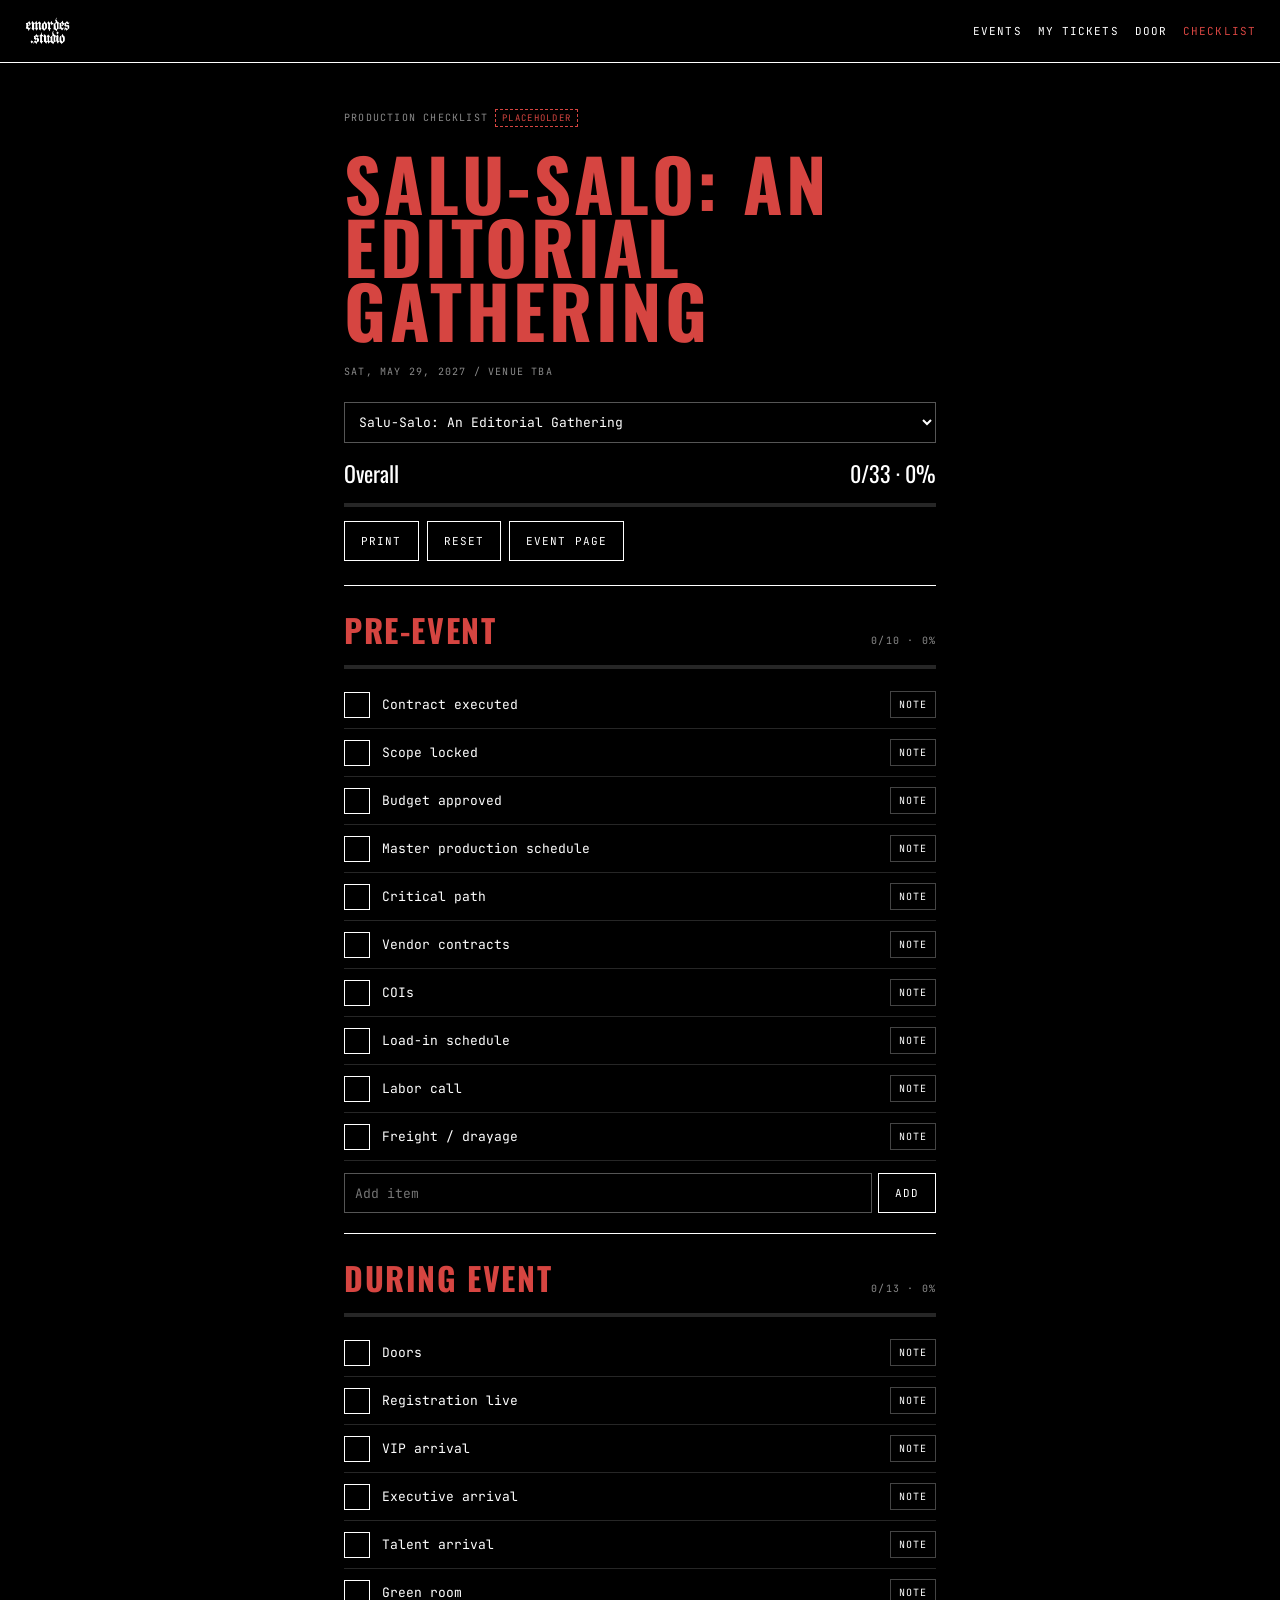
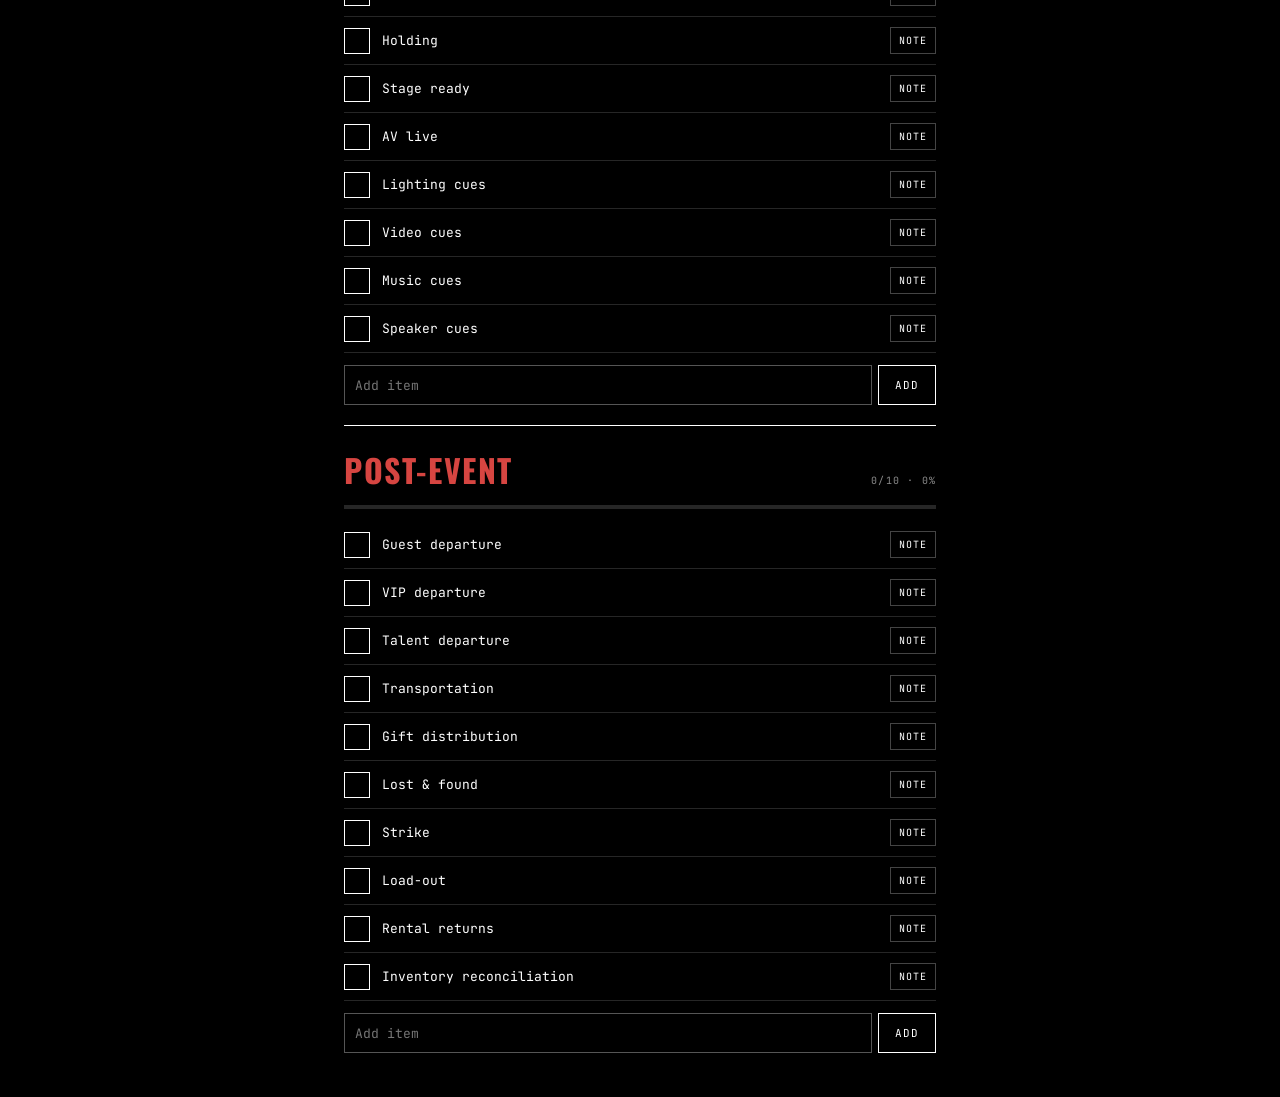
<file: checklist.html>
<!doctype html><html lang="en"><head><meta charset="utf-8"><meta name="viewport" content="width=device-width,initial-scale=1"><link rel="preconnect" href="https://fonts.googleapis.com"><link href="https://fonts.googleapis.com/css2?family=Oswald:wght@500;700&family=JetBrains+Mono:wght@400;500&display=swap" rel="stylesheet"><link rel="stylesheet" href="styles.css"><link rel="icon" href="wordmark.png"><title>Checklist / Emordes</title></head><body>
<main class="wrap narrow ck-page" id="m"></main>
<script src="events.js"></script><script src="common.js"></script><script>
header("checklist.html");
const PH=[["pre","Pre-Event",["Contract executed","Scope locked","Budget approved","Master production schedule","Critical path","Vendor contracts","COIs","Load-in schedule","Labor call","Freight / drayage"]],
["during","During Event",["Doors","Registration live","VIP arrival","Executive arrival","Talent arrival","Green room","Holding","Stage ready","AV live","Lighting cues","Video cues","Music cues","Speaker cues"]],
["post","Post-Event",["Guest departure","VIP departure","Talent departure","Transportation","Gift distribution","Lost & found","Strike","Load-out","Rental returns","Inventory reconciliation"]]];
const e=getEvent(qp("id"))||EVENTS[0];document.title="Checklist / "+e.title+" / Emordes";
const KEY="emordes_checklist_"+e.id;
const fresh=()=>{const o={};PH.forEach(([k,,its])=>o[k]=its.map((n,i)=>({id:k+i,name:n,done:false,note:"",owner:""})));return o};
let st;try{st=JSON.parse(localStorage.getItem(KEY))}catch{}if(!st||!st.pre)st=fresh();
const save=()=>localStorage.setItem(KEY,JSON.stringify(st));const open=new Set();
const pct=a=>a.length?Math.round(a.filter(x=>x.done).length/a.length*100):0;
function render(){const all=PH.flatMap(([k])=>st[k]);
$("#m").innerHTML=`<div style="display:grid;gap:14px;padding:12px 0 24px">
<p class="meta">Production checklist ${e.placeholder?'<span class="ph">Placeholder</span>':''}</p>
<h1 style="font-size:clamp(36px,7vw,72px)">${esc(e.title)}</h1><p class="meta">${fmtDate(e.date)} / ${esc(e.venue)}</p>
<select class="ck-sel noprint" id="ev" aria-label="Event">${EVENTS.map(x=>`<option value="${esc(x.id)}"${x.id===e.id?" selected":""}>${esc(x.title)}</option>`).join("")}</select>
<div class="total"><span>Overall</span><span>${all.filter(x=>x.done).length}/${all.length} · ${pct(all)}%</span></div><div class="bar"><i style="width:${pct(all)}%"></i></div>
<div class="actions noprint" style="justify-content:flex-start"><button id="pr">Print</button><button id="rs">Reset</button><a class="btn" href="event.html?id=${esc(e.id)}">Event page</a></div></div>
${PH.map(([k,t])=>{const a=st[k];return `<section class="ck-phase"><div class="ck-ph-h"><h2>${t}</h2><span class="meta">${a.filter(x=>x.done).length}/${a.length} · ${pct(a)}%</span></div><div class="bar"><i style="width:${pct(a)}%"></i></div>
<div>${a.map(it=>`<div class="ck-item${it.done?" done":""}${open.has(it.id)?" open":""}" data-p="${k}" data-id="${it.id}">
<button class="ck-box" data-a="t" aria-pressed="${it.done}" aria-label="Toggle ${esc(it.name)}">${it.done?"✓":""}</button>
<span class="ck-name" data-a="t">${esc(it.name)}</span>
<span class="ck-tools"><button data-a="o" aria-label="Note and owner">${it.note||it.owner?"Edit":"Note"}</button>${it.custom?`<button data-a="d" aria-label="Delete">✕</button>`:""}</span>
${it.note||it.owner?`<span class="ck-sum">${it.owner?"@"+esc(it.owner)+" ":""}${esc(it.note)}</span>`:""}
<div class="ck-extra"><input data-f="owner" placeholder="Owner" maxlength="40" value="${esc(it.owner)}"><input data-f="note" placeholder="Note" maxlength="200" value="${esc(it.note)}"></div></div>`).join("")}</div>
<form class="ck-add" data-p="${k}"><input placeholder="Add item" maxlength="80" aria-label="Add item to ${t}"><button type="submit">Add</button></form></section>`}).join("")}`;}
render();
const find=el=>{const r=el.closest(".ck-item");return r&&st[r.dataset.p].find(x=>x.id===r.dataset.id)};
$("#m").addEventListener("click",ev=>{const t=ev.target;
 if(t.id==="pr")return print();
 if(t.id==="rs"){if(confirm("Reset this checklist? Checks, notes and custom items will be cleared.")){st=fresh();save();render()}return}
 const a=t.dataset.a;if(!a)return;const it=find(t);if(!it)return;const r=t.closest(".ck-item");
 if(a==="t"){it.done=!it.done;save();render()}
 if(a==="o"){open.has(it.id)?open.delete(it.id):open.add(it.id);render();if(open.has(it.id))$(`.ck-item[data-id="${it.id}"] input`).focus()}
 if(a==="d"){st[r.dataset.p]=st[r.dataset.p].filter(x=>x!==it);save();render()}});
$("#m").addEventListener("change",ev=>{const t=ev.target;
 if(t.id==="ev")return location.href="checklist.html?id="+encodeURIComponent(t.value);
 if(t.dataset.f){const it=find(t);it[t.dataset.f]=t.value.trim();save();render()}});
$("#m").addEventListener("submit",ev=>{ev.preventDefault();const f=ev.target,v=f.querySelector("input").value.trim();if(!v)return;
 st[f.dataset.p].push({id:"c"+Date.now(),name:v,done:false,note:"",owner:"",custom:true});save();render();$(`form[data-p="${f.dataset.p}"] input`).focus()});
</script></body></html>
</file>
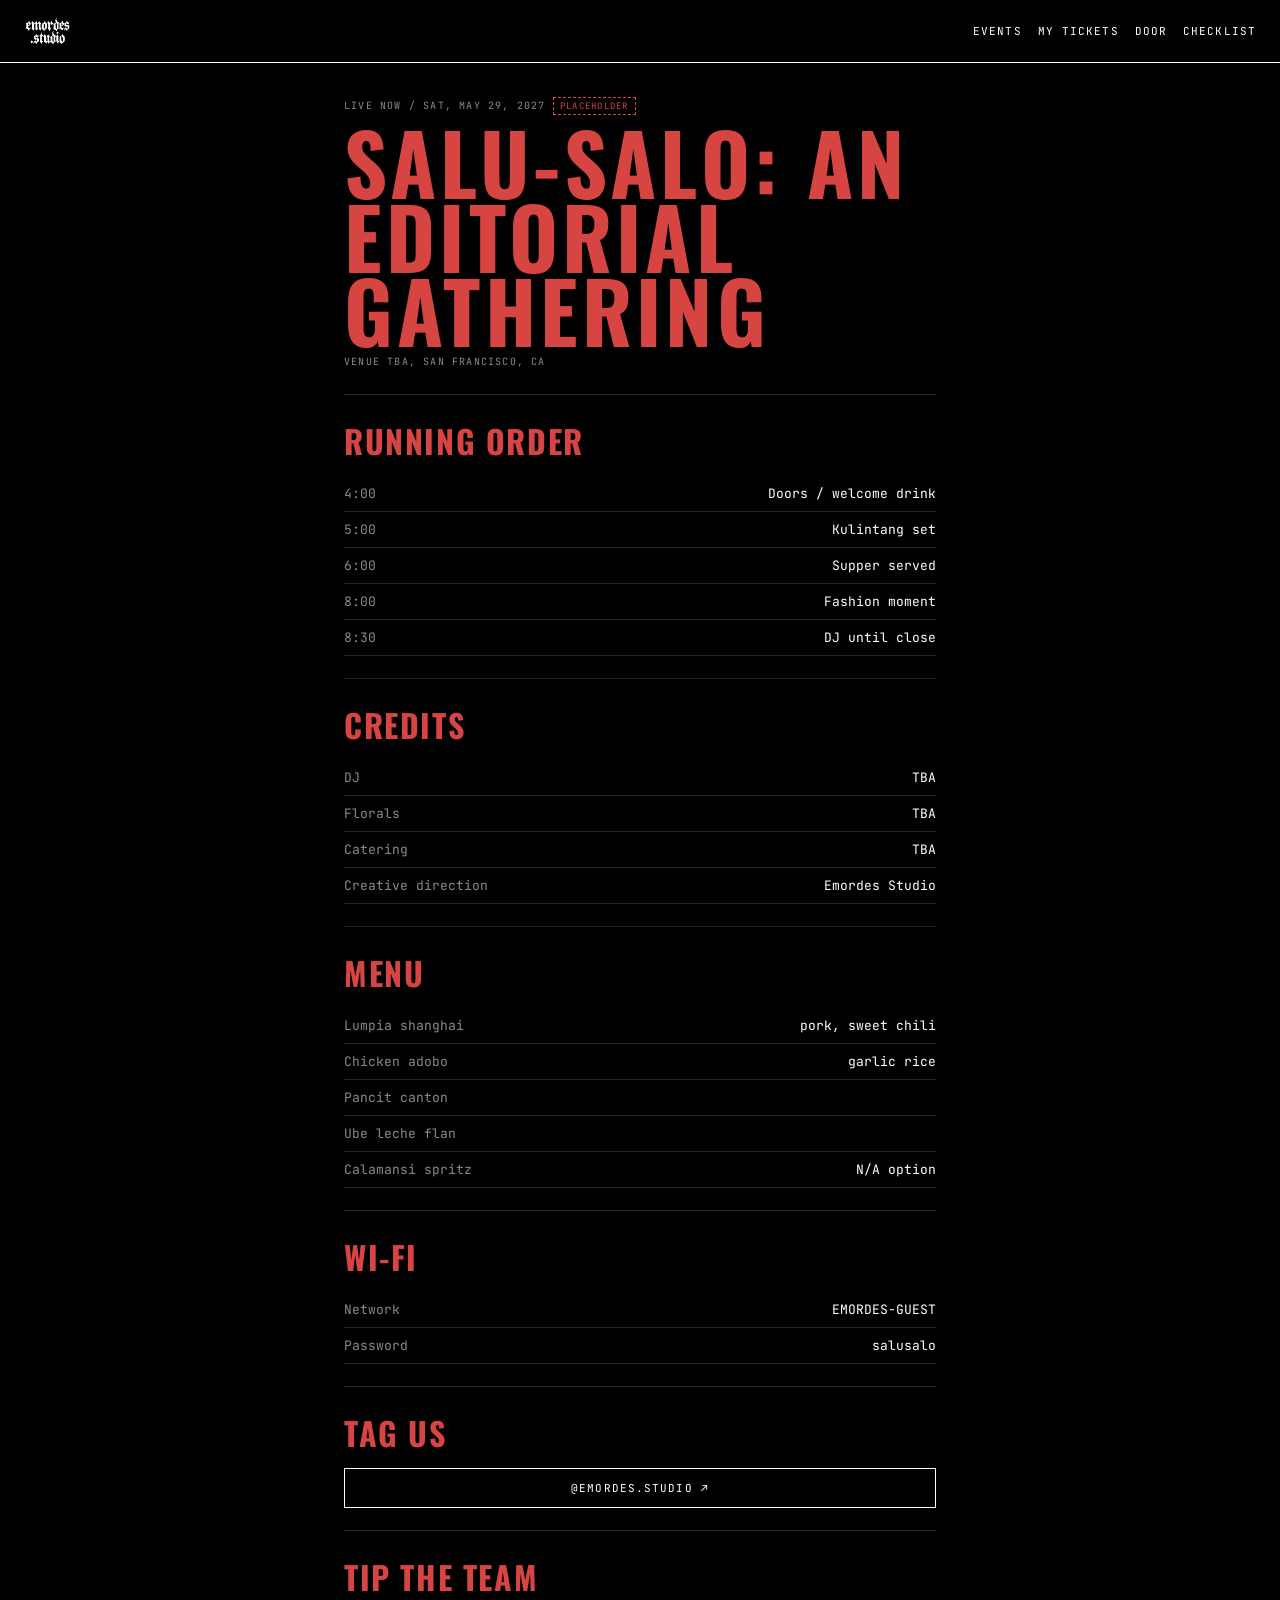
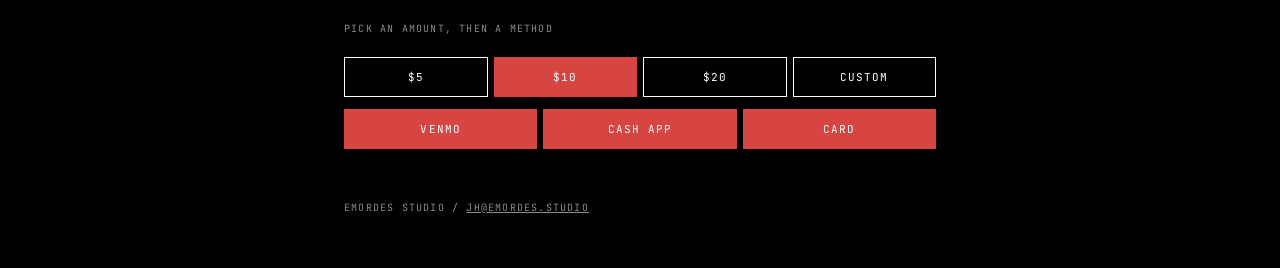
<file: live.html>
<!doctype html><html lang="en"><head><meta charset="utf-8"><meta name="viewport" content="width=device-width,initial-scale=1"><link rel="preconnect" href="https://fonts.googleapis.com"><link href="https://fonts.googleapis.com/css2?family=Oswald:wght@500;700&family=JetBrains+Mono:wght@400;500&display=swap" rel="stylesheet"><link rel="stylesheet" href="styles.css"><link rel="icon" href="wordmark.png"><title>Live / Emordes</title></head><body>
<main class="wrap narrow" id="m"></main>
<script src="events.js"></script><script src="common.js"></script><script>header("");
const e=getEvent(qp("id"))||EVENTS[0],L=e.live||{},T=SITE.tips;document.title=e.title+" / Live";
const rows=a=>`<div class="rows">${(a||[]).map(([k,v])=>`<div><span>${esc(k)}</span><span style="text-align:right">${esc(v)}</span></div>`).join("")}</div>`;
$("#m").innerHTML=`<p class="meta">Live now / ${fmtDate(e.date)} ${e.placeholder?'<span class="ph">Placeholder</span>':''}</p><h1 style="font-size:clamp(40px,12vw,84px)">${esc(e.title)}</h1><p class="meta" style="margin-top:8px">${esc(e.venue)}, ${esc(e.address)}</p>
<div style="height:16px"></div>
<section class="live-sec"><h2>Running order</h2>${rows(L.schedule)}</section>
<section class="live-sec"><h2>Credits</h2>${rows(L.credits)}</section>
<section class="live-sec"><h2>Menu</h2>${rows(L.menu)}</section>
<section class="live-sec"><h2>Wi-Fi</h2>${rows([["Network",L.wifi?.network],["Password",L.wifi?.password]])}</section>
<section class="live-sec"><h2>Tag us</h2><a class="btn" href="https://instagram.com/${esc(SITE.instagram)}" target="_blank" rel="noopener">@${esc(SITE.instagram)} ↗</a></section>
<section class="live-sec" id="tip"><h2>Tip the team</h2><p class="meta">Pick an amount, then a method</p>
<div class="amts">${[5,10,20].map(a=>`<button data-a="${a}">$${a}</button>`).join("")}<button data-a="c">Custom</button></div>
<input id="cust" type="number" min="1" inputmode="decimal" placeholder="Custom amount ($)" style="display:none" aria-label="Custom tip amount">
<div class="pay"><button class="red" data-p="venmo">Venmo</button><button class="red" data-p="cashapp">Cash App</button><button class="red" data-p="stripe">Card</button></div></section>
<p class="meta" style="padding:20px 0">Emordes Studio / <a href="mailto:jh@emordes.studio">jh@emordes.studio</a></p>`;
let amt=10;document.querySelector('[data-a="10"]').classList.add("on");
$(".amts").onclick=ev=>{const b=ev.target.closest("button");if(!b)return;document.querySelectorAll(".amts button").forEach(x=>x.classList.remove("on"));b.classList.add("on");
 if(b.dataset.a==="c"){$("#cust").style.display="block";$("#cust").focus();amt=null}else{$("#cust").style.display="none";amt=+b.dataset.a}};
$(".pay").onclick=ev=>{const b=ev.target.closest("button");if(!b)return;const a=amt||+$("#cust").value;if(!a||a<1){alert("Enter an amount");return}
 const p=b.dataset.p,note=encodeURIComponent("Tip / "+e.title);
 if(p==="venmo"){if(!T.venmo)return alert("Venmo not set up yet");location.href=`https://venmo.com/${T.venmo}?txn=pay&amount=${a}&note=${note}`}
 if(p==="cashapp"){if(!T.cashapp)return alert("Cash App not set up yet");location.href=`https://cash.app/$${T.cashapp}/${a}`}
 if(p==="stripe"){if(!T.stripeTipLink)return alert("Card tips not set up yet");location.href=T.stripeTipLink}};
</script></body></html>
</file>
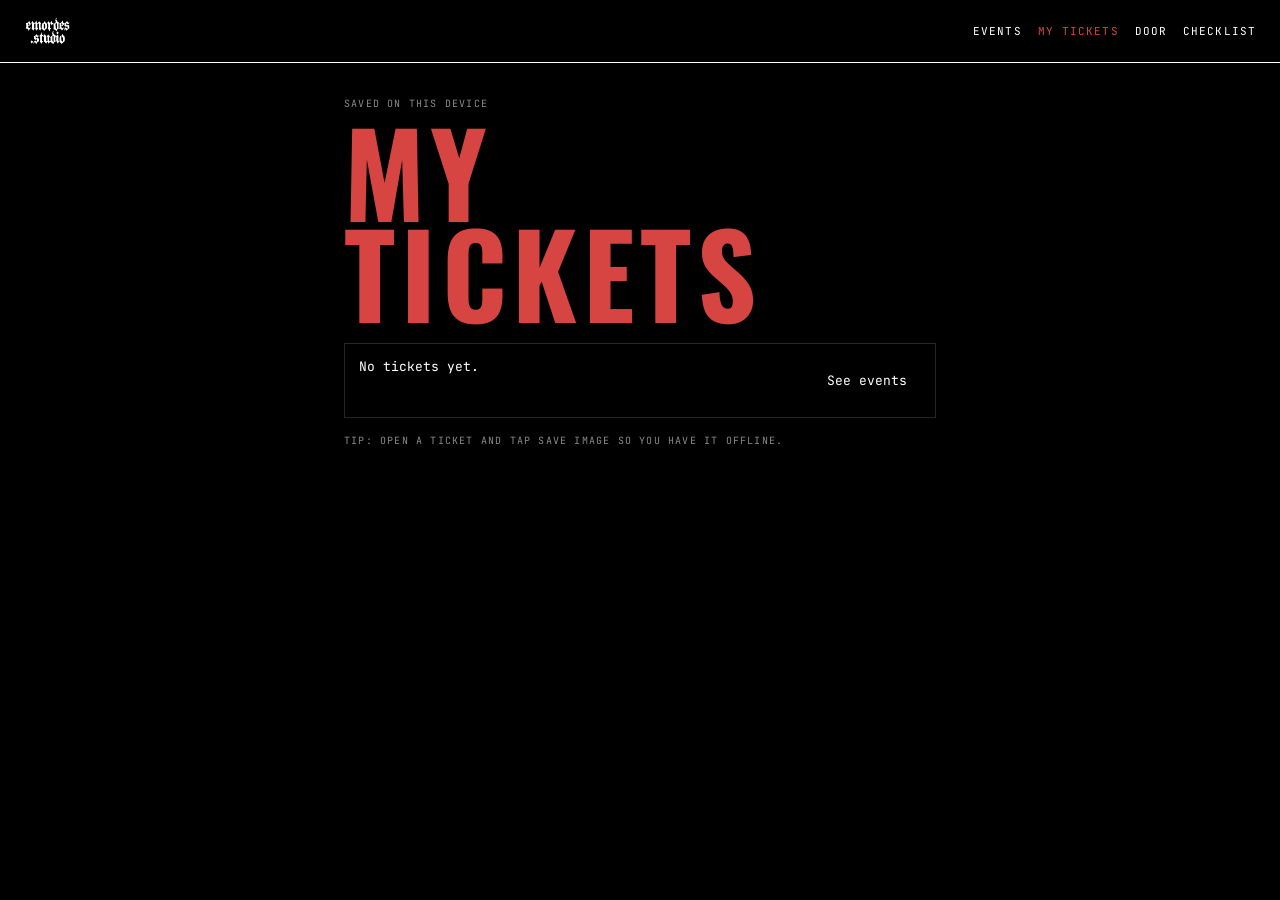
<file: tickets.html>
<!doctype html><html lang="en"><head><meta charset="utf-8"><meta name="viewport" content="width=device-width,initial-scale=1"><link rel="preconnect" href="https://fonts.googleapis.com"><link href="https://fonts.googleapis.com/css2?family=Oswald:wght@500;700&family=JetBrains+Mono:wght@400;500&display=swap" rel="stylesheet"><link rel="stylesheet" href="styles.css"><link rel="icon" href="wordmark.png"><title>My Tickets / Emordes</title></head><body>
<main class="wrap narrow"><p class="meta">Saved on this device</p><h1>My Tickets</h1><div style="height:20px"></div><div class="list" id="l"></div>
<p class="meta" style="margin-top:16px">Tip: open a ticket and tap Save image so you have it offline.</p></main>
<script src="events.js"></script><script src="common.js"></script><script>header("tickets.html");
const t=store.get("emordes_tickets").slice().reverse();
$("#l").innerHTML=t.length?t.map(k=>{const e=getEvent(k.event)||{title:k.event,date:""};return `<a href="ticket.html?t=${k.id}"><span><b style="font-family:var(--head);text-transform:uppercase;font-size:16px">${esc(e.title)}</b><br><span class="meta">${esc(k.tier)} / ${esc(k.name)}</span></span><span class="meta">${e.date?fmtDate(e.date):""}<br>${k.id}</span></a>`}).join(""):'<div class="r">No tickets yet. <a href="index.html">See events</a></div>';
</script></body></html>
</file>
<file: styles.css>
:root{--bg:#000;--fg:#fff;--red:#D64541;--gray:#8a8a8a;--line:#262626;--mono:"JetBrains Mono",ui-monospace,monospace;--head:"Oswald",sans-serif}
*{box-sizing:border-box}html,body{margin:0;background:var(--bg);color:var(--fg);font-family:var(--mono);font-size:13px;overflow-x:hidden}
img{max-width:100%;display:block}a{color:inherit}
:focus-visible{outline:2px solid var(--red);outline-offset:2px}
.top{display:flex;align-items:center;justify-content:space-between;gap:12px;padding:16px 24px;border-bottom:1px solid var(--fg);background:#000;position:sticky;top:0;z-index:20}
.top img{height:30px}.top nav{display:flex;gap:16px;text-transform:uppercase;letter-spacing:.1em;font-size:11px;flex-wrap:wrap;justify-content:flex-end}
.top nav a{text-decoration:none}.top nav a[aria-current]{color:var(--red)}
h1,h2,h3{font-family:var(--head);font-weight:700;text-transform:uppercase;letter-spacing:.05em;margin:0;color:var(--red)}
h1{font-size:clamp(44px,9vw,128px);line-height:.88}h2{font-size:clamp(22px,3vw,32px)}h3{font-size:18px}
.wrap{padding:24px;max-width:1400px;margin:0 auto}
.meta{color:var(--gray);text-transform:uppercase;letter-spacing:.12em;font-size:10px}
.ph{display:inline-block;border:1px dashed var(--red);color:var(--red);padding:2px 6px;font-size:9px;letter-spacing:.14em;text-transform:uppercase}
.btn,button{background:#000;color:var(--fg);border:1px solid var(--fg);font:inherit;text-transform:uppercase;letter-spacing:.1em;font-size:11px;padding:12px 16px;cursor:pointer;text-decoration:none;display:inline-flex;align-items:center;justify-content:center;gap:8px}
.btn:hover,button:hover{background:var(--fg);color:#000}
.btn.red,button.red{background:var(--red);border-color:var(--red);color:#fff}.btn.red:hover,button.red:hover{background:#fff;color:#000;border-color:#fff}
input{background:#000;color:#fff;border:1px solid #555;font:inherit;padding:12px;width:100%}
.img{background:radial-gradient(circle at 25% 30%,#5a1418 0,transparent 45%),radial-gradient(circle at 75% 70%,#3a332e 0,transparent 50%),radial-gradient(circle at 60% 20%,#c8bfae33 0,transparent 35%),#0c0a0a;position:relative;overflow:hidden}
.img img{width:100%;height:100%;object-fit:cover;filter:grayscale(.15) contrast(1.05)}
.img .slot{position:absolute;left:10px;bottom:8px;font-size:9px;color:#bbb;letter-spacing:.12em;text-transform:uppercase}
/* home */
.hero{padding:48px 24px 24px;max-width:1400px;margin:0 auto;border-bottom:1px solid var(--line)}
.hero p{max-width:520px;color:#ccc;line-height:1.6}
.grid{display:grid;grid-template-columns:repeat(3,1fr);gap:1px;background:var(--line);border:1px solid var(--line)}
.card{background:#000;text-decoration:none;display:flex;flex-direction:column;transition:background .2s}
.card:hover{background:#0d0d0d}.card .img{aspect-ratio:4/5}
.card .img img{transition:transform .6s}.card:hover .img img{transform:scale(1.04)}
.card .body{padding:16px;display:grid;gap:8px}
.card .row{display:flex;justify-content:space-between;gap:8px}
.num{font-family:var(--head);font-size:13px;color:var(--fg)}
.date-big{font-family:var(--head);font-size:44px;line-height:1;font-weight:700}
/* detail */
.detail{display:grid;grid-template-columns:1.1fr 1fr;gap:0;border-bottom:1px solid var(--line)}
.detail .img{min-height:560px}
.detail .info{padding:32px 28px;display:grid;gap:22px;align-content:start;border-left:1px solid var(--line)}
.spec{display:grid;grid-template-columns:110px 1fr;border-top:1px solid var(--line)}
.spec>*{padding:10px 0;border-bottom:1px solid var(--line)}
.tier{display:grid;grid-template-columns:1fr auto;gap:8px 16px;align-items:center;padding:14px 0;border-bottom:1px solid var(--line)}
.qty{display:flex;border:1px solid #555}.qty button{border:0;padding:8px 12px}.qty span{min-width:32px;text-align:center;align-self:center}
.total{display:flex;justify-content:space-between;align-items:center;font-family:var(--head);font-size:22px}
/* modal */
.modal{position:fixed;inset:0;background:#000c;display:none;align-items:center;justify-content:center;z-index:50;padding:16px}
.modal.on{display:flex}.modal .box{background:#000;border:1px solid #fff;padding:24px;width:min(440px,100%);display:grid;gap:14px}
/* ticket */
.ticket{width:min(420px,100%);margin:24px auto;border:1px solid #fff;background:#000;position:relative}
.ticket .head{padding:18px;border-bottom:1px dashed #555;display:grid;gap:10px}
.ticket .head img.wm{height:26px}
.ticket .qr{background:#fff;padding:18px;display:flex;justify-content:center}.ticket .qr img,.ticket .qr canvas{width:220px;height:220px;image-rendering:pixelated}
.ticket .foot{padding:14px 18px;display:grid;grid-template-columns:1fr 1fr;gap:10px}
.ticket .foot b{display:block;font-weight:400;color:#fff;font-size:12px;margin-top:2px;word-break:break-all}
.list{display:grid;gap:1px;background:var(--line);border:1px solid var(--line)}
.list a,.list div.r{background:#000;padding:14px;display:flex;justify-content:space-between;gap:12px;text-decoration:none;flex-wrap:wrap}
.actions{display:flex;gap:8px;flex-wrap:wrap;justify-content:center}
/* checkin */
#reader{width:100%;max-width:480px;margin:0 auto;border:1px solid #fff}
.verdict{font-family:var(--head);font-size:clamp(40px,10vw,90px);text-align:center;padding:24px;font-weight:700;letter-spacing:.05em;display:none}
.verdict.ok{display:block;background:#1d6b3a}.verdict.dup{display:block;background:var(--red)}.verdict.bad{display:block;background:#444}
/* live */
.live-sec{border-top:1px solid var(--line);padding:22px 0;display:grid;gap:12px}
.rows>div{display:flex;justify-content:space-between;gap:12px;padding:9px 0;border-bottom:1px solid var(--line)}
.rows>div span:first-child{color:var(--gray);min-width:64px}
.amts{display:grid;grid-template-columns:repeat(4,1fr);gap:6px}.amts button.on{background:var(--red);border-color:var(--red)}
.pay{display:grid;grid-template-columns:repeat(3,1fr);gap:6px}
.narrow{max-width:640px;margin:0 auto}
/* poster */
.poster{width:min(800px,100%);margin:0 auto;padding:40px;border:1px solid #fff;text-align:center;display:grid;gap:20px;justify-items:center}
.poster .wm{height:48px}.poster .qrbox{background:#fff;padding:24px}.poster .qrbox img{width:min(420px,70vw);height:auto;image-rendering:pixelated}
/* checklist */
.ck-sel{background:#000;color:#fff;border:1px solid #555;font:inherit;padding:10px;max-width:100%}
.bar{height:4px;background:var(--line);position:relative}.bar i{position:absolute;inset:0 auto 0 0;background:var(--red);transition:width .3s}
.ck-phase{border-top:1px solid var(--fg);padding:20px 0;display:grid;gap:12px}
.ck-ph-h{display:flex;justify-content:space-between;align-items:baseline;gap:12px}
.ck-item{border-bottom:1px solid var(--line);display:grid;grid-template-columns:auto 1fr auto;gap:4px 12px;align-items:center;padding:10px 0}
.ck-box{width:26px;height:26px;padding:0;border:1px solid #fff;font-size:14px}.ck-item.done .ck-box{background:var(--red);border-color:var(--red)}
.ck-item.done .ck-name{color:var(--gray);text-decoration:line-through}
.ck-name{cursor:pointer;font-size:13px}.ck-tools{display:flex;gap:4px}.ck-tools button{padding:6px 8px;font-size:10px;border-color:#444}
.ck-extra{grid-column:2/4;display:none;grid-template-columns:1fr 2fr;gap:6px}.ck-item.open .ck-extra{display:grid}
.ck-extra input{padding:8px;font-size:12px}.ck-sum{grid-column:2/4;color:var(--gray);font-size:11px}
.ck-add{display:flex;gap:6px}.ck-add input{padding:10px}
@media print{body{background:#fff!important;color:#000}.ck-page h1,.ck-page h2{color:#000}.ck-phase{border-color:#000;break-inside:avoid-page}.ck-item{border-color:#ccc;break-inside:avoid}.ck-box{border-color:#000!important;background:#fff!important;color:#000}.ck-tools,.ck-add,.bar{display:none!important}.ck-extra{display:none!important}.ck-sum{display:block;color:#333}}
@media print{.top,.noprint{display:none!important}body{background:#000;-webkit-print-color-adjust:exact;print-color-adjust:exact}.poster{border:0;min-height:100vh;align-content:center}}
@media (max-width:900px){.grid{grid-template-columns:1fr 1fr}.detail{grid-template-columns:1fr}.detail .img{min-height:0;aspect-ratio:4/3}.detail .info{border-left:0}}
@media (max-width:560px){.grid{grid-template-columns:1fr}.top{padding:12px 16px}.top img{height:22px}.top nav{gap:10px;font-size:10px}.wrap{padding:16px}.hero{padding:32px 16px 16px}.detail .info{padding:22px 16px}.pay{grid-template-columns:1fr}.ck-extra{grid-template-columns:1fr}.poster{padding:20px}}
@keyframes up{from{opacity:0;transform:translateY(14px)}to{opacity:1;transform:none}}
.rise{animation:up .6s both}.rise:nth-child(2){animation-delay:.08s}.rise:nth-child(3){animation-delay:.16s}
#reader:empty{border:0}
</file>
